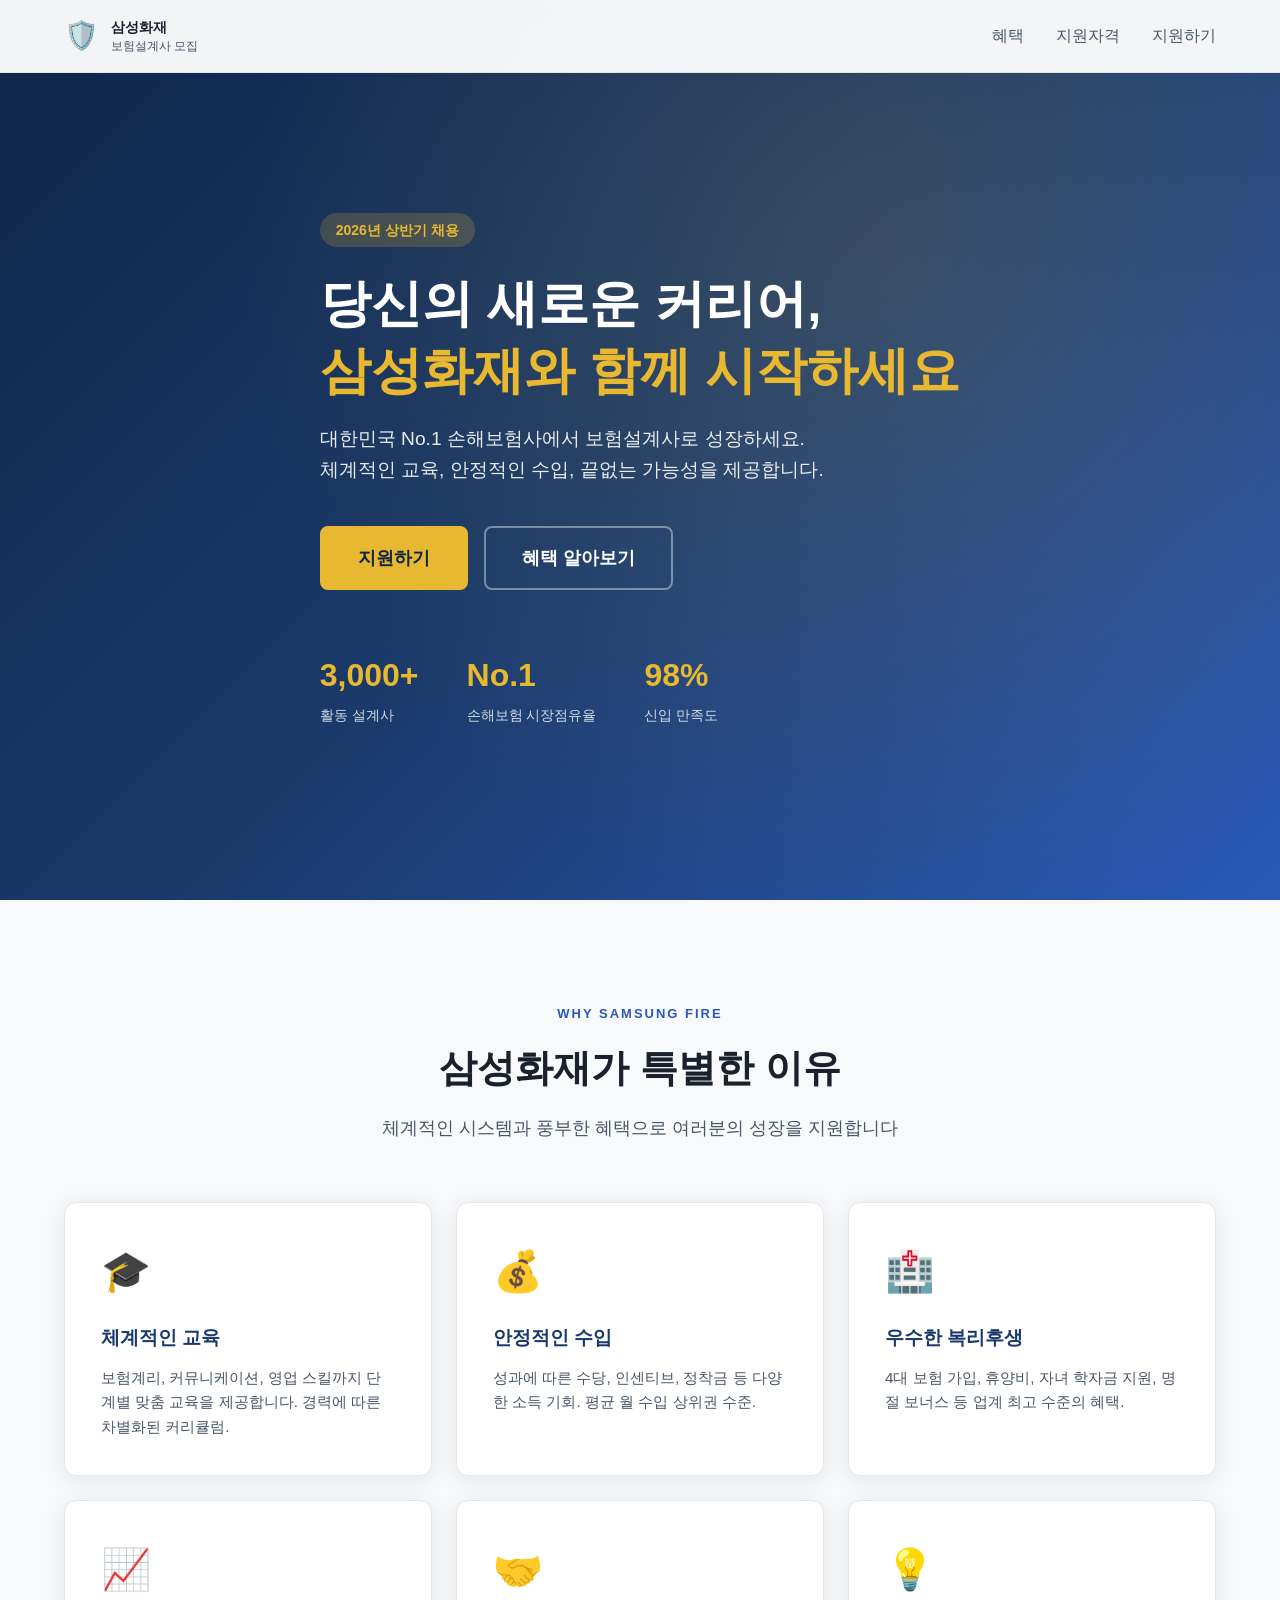
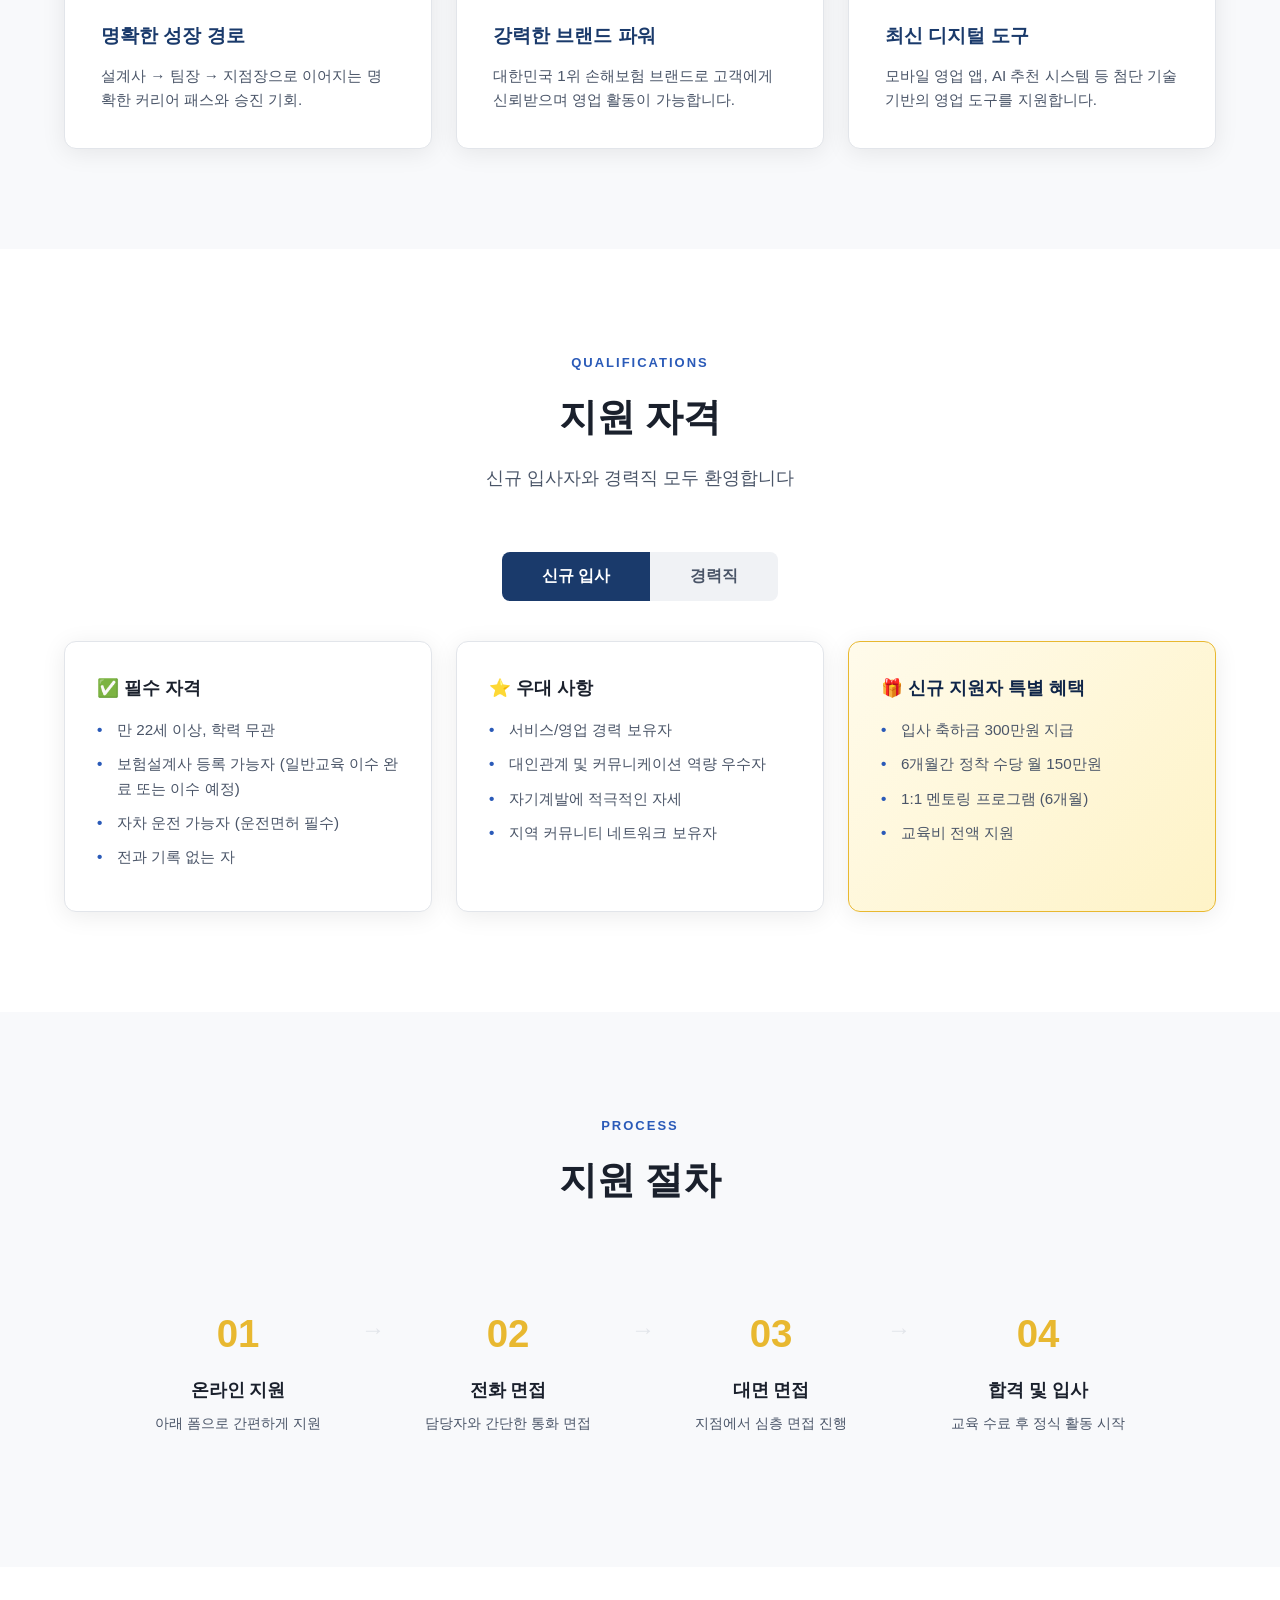
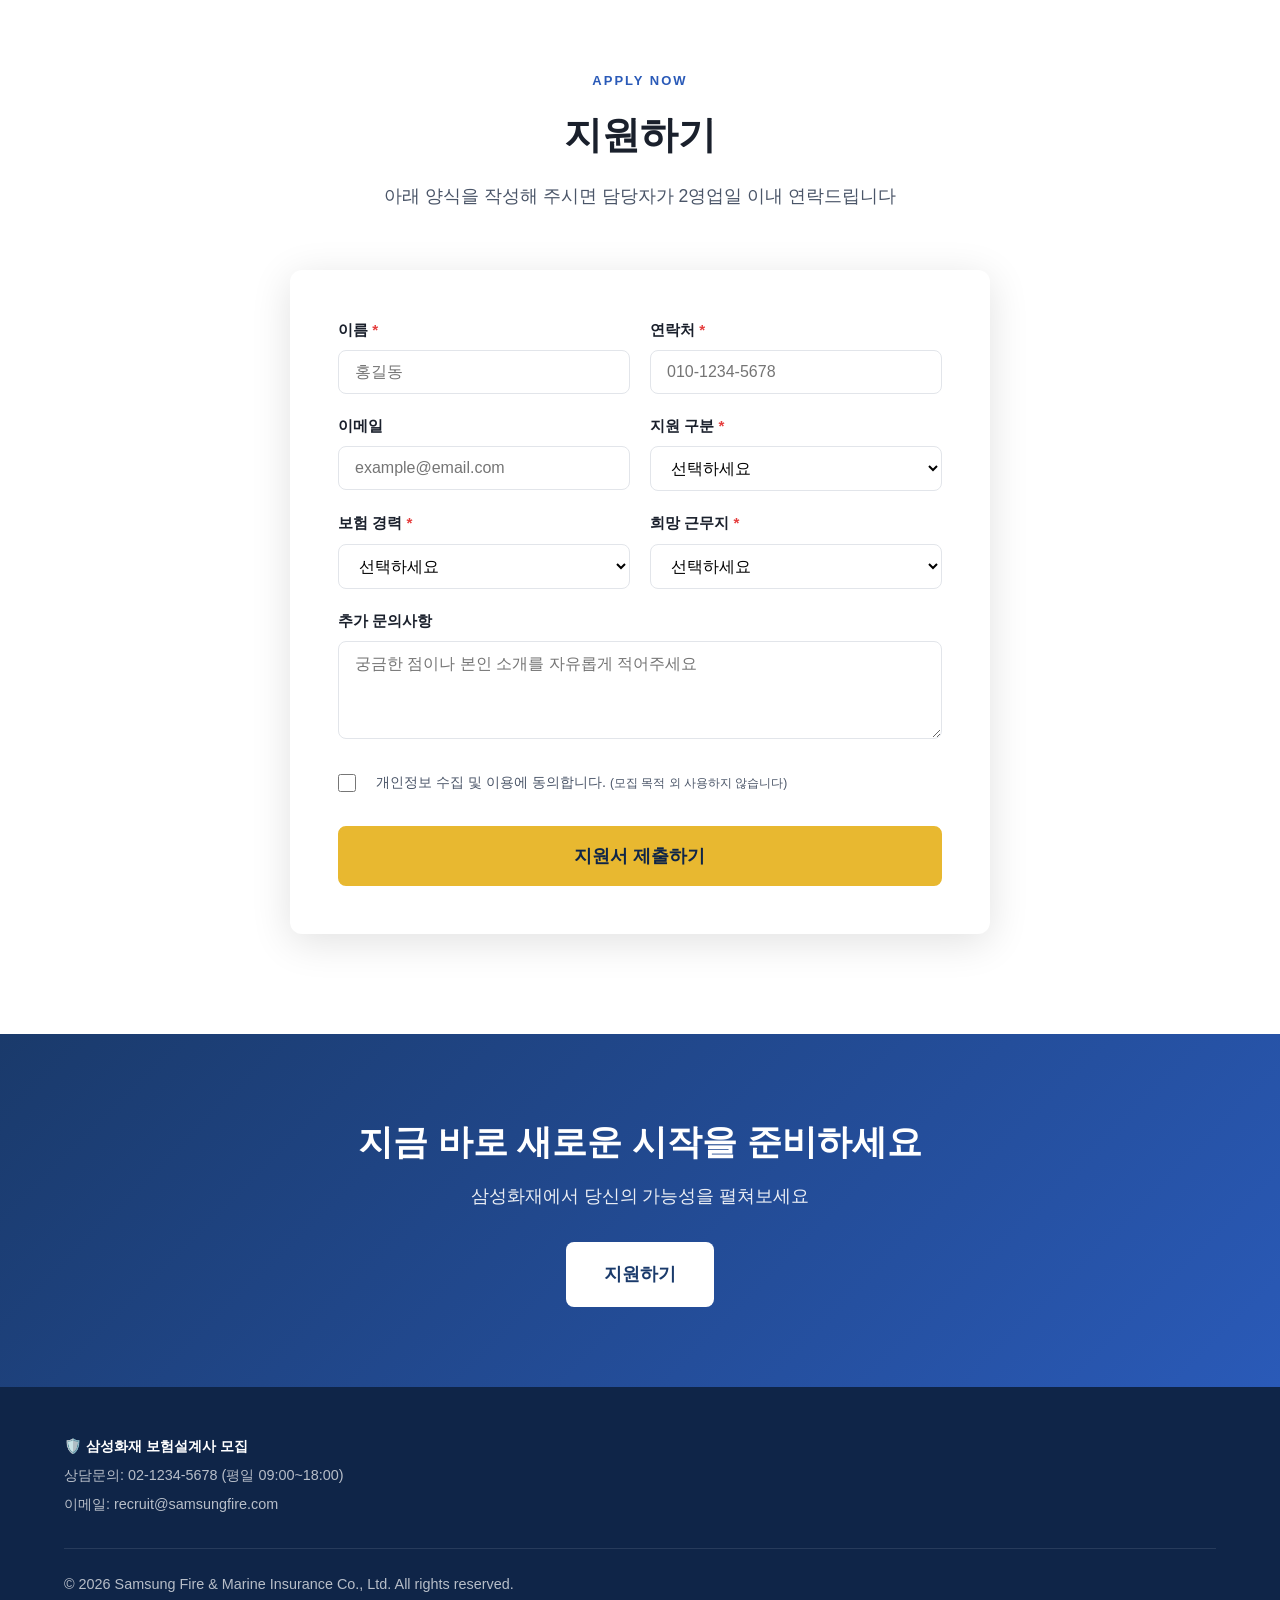
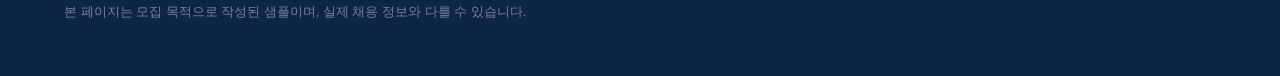
<file: ai-company/shared/landing-page/index.html>
<!DOCTYPE html>
<html lang="ko">
<head>
  <meta charset="UTF-8">
  <meta name="viewport" content="width=device-width, initial-scale=1.0">
  <title>삼성화재 보험설계사 모집 | 신규·경력직 채용</title>
  <meta name="description" content="삼성화재와 함께 성장할 보험설계사를 모집합니다. 신규 및 경력직 모두 환영합니다. 안정적인 수입과 체계적인 교육 시스템을 제공합니다.">
  <meta name="keywords" content="삼성화재, 보험설계사, 채용, 모집, 신규, 경력직, 보험, 커리어">
  <meta name="author" content="삼성화재">
  <meta property="og:title" content="삼성화재 보험설계사 모집 | 신규·경력직 채용">
  <meta property="og:description" content="삼성화재와 함께 성장할 보험설계사를 모집합니다. 안정적인 수입과 체계적인 교육 시스템을 제공합니다.">
  <meta property="og:type" content="website">
  <meta property="og:locale" content="ko_KR">
  <meta property="og:image" content="assets/images/og-image.jpg">
  <meta name="twitter:card" content="summary_large_image">
  <meta name="robots" content="index, follow">
  <link rel="canonical" href="https://recruit.samsungfire.com/insurance-planner">
  <link rel="stylesheet" href="assets/css/style.css">
</head>
<body>
  <!-- 네비게이션 -->
  <header class="header" id="header">
    <div class="container header-inner">
      <a href="#" class="logo">
        <span class="logo-icon">🛡️</span>
        <span class="logo-text">삼성화재<br><small>보험설계사 모집</small></span>
      </a>
      <nav class="nav">
        <a href="#benefits">혜택</a>
        <a href="#qualifications">지원자격</a>
        <a href="#apply">지원하기</a>
      </nav>
      <button class="nav-toggle" id="navToggle" aria-label="메뉴">
        <span></span><span></span><span></span>
      </button>
    </div>
  </header>

  <!-- 히어로 섹션 -->
  <section class="hero" id="hero">
    <div class="hero-bg"></div>
    <div class="container hero-content">
      <p class="hero-badge">2026년 상반기 채용</p>
      <h1 class="hero-title">
        당신의 새로운 커리어,<br>
        <strong>삼성화재와 함께 시작하세요</strong>
      </h1>
      <p class="hero-subtitle">
        대한민국 No.1 손해보험사에서 보험설계사로 성장하세요.<br>
        체계적인 교육, 안정적인 수입, 끝없는 가능성을 제공합니다.
      </p>
      <div class="hero-cta">
        <a href="#apply" class="btn btn-primary btn-lg">지원하기</a>
        <a href="#benefits" class="btn btn-outline btn-lg">혜택 알아보기</a>
      </div>
      <div class="hero-stats">
        <div class="stat">
          <span class="stat-number">3,000+</span>
          <span class="stat-label">활동 설계사</span>
        </div>
        <div class="stat">
          <span class="stat-number">No.1</span>
          <span class="stat-label">손해보험 시장점유율</span>
        </div>
        <div class="stat">
          <span class="stat-number">98%</span>
          <span class="stat-label">신입 만족도</span>
        </div>
      </div>
    </div>
  </section>

  <!-- 혜택 섹션 -->
  <section class="benefits" id="benefits">
    <div class="container">
      <div class="section-header">
        <p class="section-badge">WHY SAMSUNG FIRE</p>
        <h2 class="section-title">삼성화재가 특별한 이유</h2>
        <p class="section-subtitle">체계적인 시스템과 풍부한 혜택으로 여러분의 성장을 지원합니다</p>
      </div>
      <div class="benefits-grid">
        <div class="benefit-card">
          <div class="benefit-icon">🎓</div>
          <h3>체계적인 교육</h3>
          <p>보험계리, 커뮤니케이션, 영업 스킬까지 단계별 맞춤 교육을 제공합니다. 경력에 따른 차별화된 커리큘럼.</p>
        </div>
        <div class="benefit-card">
          <div class="benefit-icon">💰</div>
          <h3>안정적인 수입</h3>
          <p>성과에 따른 수당, 인센티브, 정착금 등 다양한 소득 기회. 평균 월 수입 상위권 수준.</p>
        </div>
        <div class="benefit-card">
          <div class="benefit-icon">🏥</div>
          <h3>우수한 복리후생</h3>
          <p>4대 보험 가입, 휴양비, 자녀 학자금 지원, 명절 보너스 등 업계 최고 수준의 혜택.</p>
        </div>
        <div class="benefit-card">
          <div class="benefit-icon">📈</div>
          <h3>명확한 성장 경로</h3>
          <p>설계사 → 팀장 → 지점장으로 이어지는 명확한 커리어 패스와 승진 기회.</p>
        </div>
        <div class="benefit-card">
          <div class="benefit-icon">🤝</div>
          <h3>강력한 브랜드 파워</h3>
          <p>대한민국 1위 손해보험 브랜드로 고객에게 신뢰받으며 영업 활동이 가능합니다.</p>
        </div>
        <div class="benefit-card">
          <div class="benefit-icon">💡</div>
          <h3>최신 디지털 도구</h3>
          <p>모바일 영업 앱, AI 추천 시스템 등 첨단 기술 기반의 영업 도구를 지원합니다.</p>
        </div>
      </div>
    </div>
  </section>

  <!-- 지원 자격 섹션 (탭) -->
  <section class="qualifications" id="qualifications">
    <div class="container">
      <div class="section-header">
        <p class="section-badge">QUALIFICATIONS</p>
        <h2 class="section-title">지원 자격</h2>
        <p class="section-subtitle">신규 입사자와 경력직 모두 환영합니다</p>
      </div>
      <div class="tab-container">
        <div class="tab-buttons">
          <button class="tab-btn active" data-tab="new"> 신규 입사</button>
          <button class="tab-btn" data-tab="exp"> 경력직</button>
        </div>
        <div class="tab-panels">
          <!-- 신규 -->
          <div class="tab-panel active" id="tab-new">
            <div class="qual-grid">
              <div class="qual-card">
                <h4>✅ 필수 자격</h4>
                <ul>
                  <li>만 22세 이상, 학력 무관</li>
                  <li>보험설계사 등록 가능자 (일반교육 이수 완료 또는 이수 예정)</li>
                  <li>자차 운전 가능자 (운전면허 필수)</li>
                  <li>전과 기록 없는 자</li>
                </ul>
              </div>
              <div class="qual-card">
                <h4>⭐ 우대 사항</h4>
                <ul>
                  <li>서비스/영업 경력 보유자</li>
                  <li>대인관계 및 커뮤니케이션 역량 우수자</li>
                  <li>자기계발에 적극적인 자세</li>
                  <li>지역 커뮤니티 네트워크 보유자</li>
                </ul>
              </div>
              <div class="qual-card qual-highlight">
                <h4>🎁 신규 지원자 특별 혜택</h4>
                <ul>
                  <li>입사 축하금 300만원 지급</li>
                  <li>6개월간 정착 수당 월 150만원</li>
                  <li>1:1 멘토링 프로그램 (6개월)</li>
                  <li>교육비 전액 지원</li>
                </ul>
              </div>
            </div>
          </div>
          <!-- 경력 -->
          <div class="tab-panel" id="tab-exp">
            <div class="qual-grid">
              <div class="qual-card">
                <h4>✅ 필수 자격</h4>
                <ul>
                  <li>보험설계사 경력 1년 이상</li>
                  <li>보험설계사 등록증 소지자</li>
                  <li>자차 운전 가능자</li>
                  <li>최근 2년간 보험업계 활동 이력</li>
                </ul>
              </div>
              <div class="qual-card">
                <h4>⭐ 우대 사항</h4>
                <ul>
                  <li>타사 보험사 영업 경력 3년 이상</li>
                  <li>지점장급 관리 경험</li>
                  <li>우수 설계사 수상 이력</li>
                  <li>고객 포트폴리오 100건 이상</li>
                </ul>
              </div>
              <div class="qual-card qual-highlight">
                <h4>🎁 경력직 특별 혜택</h4>
                <ul>
                  <li>경력 인센티브 최대 500만원</li>
                  <li>기존 고객 이관 지원</li>
                  <li>바로 팀장급 보직 부여 가능</li>
                  <li>숙련도에 따른 계급 특별 인정</li>
                </ul>
              </div>
            </div>
          </div>
        </div>
      </div>
    </div>
  </section>

  <!-- 프로세스 섹션 -->
  <section class="process">
    <div class="container">
      <div class="section-header">
        <p class="section-badge">PROCESS</p>
        <h2 class="section-title">지원 절차</h2>
      </div>
      <div class="process-steps">
        <div class="step">
          <div class="step-num">01</div>
          <h4>온라인 지원</h4>
          <p>아래 폼으로 간편하게 지원</p>
        </div>
        <div class="step-arrow">→</div>
        <div class="step">
          <div class="step-num">02</div>
          <h4>전화 면접</h4>
          <p>담당자와 간단한 통화 면접</p>
        </div>
        <div class="step-arrow">→</div>
        <div class="step">
          <div class="step-num">03</div>
          <h4>대면 면접</h4>
          <p>지점에서 심층 면접 진행</p>
        </div>
        <div class="step-arrow">→</div>
        <div class="step">
          <div class="step-num">04</div>
          <h4>합격 및 입사</h4>
          <p>교육 수료 후 정식 활동 시작</p>
        </div>
      </div>
    </div>
  </section>

  <!-- 지원 폼 -->
  <section class="apply" id="apply">
    <div class="container">
      <div class="section-header">
        <p class="section-badge">APPLY NOW</p>
        <h2 class="section-title">지원하기</h2>
        <p class="section-subtitle">아래 양식을 작성해 주시면 담당자가 2영업일 이내 연락드립니다</p>
      </div>
      <form class="apply-form" id="applyForm">
        <div class="form-row">
          <div class="form-group">
            <label for="name">이름 <span class="required">*</span></label>
            <input type="text" id="name" name="name" placeholder="홍길동" required>
          </div>
          <div class="form-group">
            <label for="phone">연락처 <span class="required">*</span></label>
            <input type="tel" id="phone" name="phone" placeholder="010-1234-5678" required>
          </div>
        </div>
        <div class="form-row">
          <div class="form-group">
            <label for="email">이메일</label>
            <input type="email" id="email" name="email" placeholder="example@email.com">
          </div>
          <div class="form-group">
            <label for="careerType">지원 구분 <span class="required">*</span></label>
            <select id="careerType" name="careerType" required>
              <option value="">선택하세요</option>
              <option value="new">신규 입사</option>
              <option value="exp">경력직</option>
            </select>
          </div>
        </div>
        <div class="form-row">
          <div class="form-group">
            <label for="experience">보험 경력 <span class="required">*</span></label>
            <select id="experience" name="experience" required>
              <option value="">선택하세요</option>
              <option value="none">경력 없음</option>
              <option value="1y">1년 미만</option>
              <option value="1-3y">1~3년</option>
              <option value="3-5y">3~5년</option>
              <option value="5y+">5년 이상</option>
            </select>
          </div>
          <div class="form-group">
            <label for="location">희망 근무지 <span class="required">*</span></label>
            <select id="location" name="location" required>
              <option value="">선택하세요</option>
              <option value="seoul">서울</option>
              <option value="gyeonggi">경기</option>
              <option value="incheon">인천</option>
              <option value="busan">부산</option>
              <option value="daegu">대구</option>
              <option value="daejeon">대전</option>
              <option value="gwangju">광주</option>
              <option value="other">기타</option>
            </select>
          </div>
        </div>
        <div class="form-group">
          <label for="message">추가 문의사항</label>
          <textarea id="message" name="message" rows="4" placeholder="궁금한 점이나 본인 소개를 자유롭게 적어주세요"></textarea>
        </div>
        <div class="form-agree">
          <label class="checkbox-label">
            <input type="checkbox" id="agree" name="agree" required>
            <span class="checkmark"></span>
            <span>개인정보 수집 및 이용에 동의합니다. <small>(모집 목적 외 사용하지 않습니다)</small></span>
          </label>
        </div>
        <button type="submit" class="btn btn-primary btn-lg btn-full">지원서 제출하기</button>
      </form>
      <!-- 제출 완료 메시지 -->
      <div class="form-success" id="formSuccess" style="display:none;">
        <div class="success-icon">✅</div>
        <h3>지원이 완료되었습니다!</h3>
        <p>담당자가 <strong>2영업일 이내</strong>에 연락드리겠습니다.<br>감사합니다!</p>
      </div>
    </div>
  </section>

  <!-- CTA 배너 -->
  <section class="cta-banner">
    <div class="container cta-inner">
      <h2>지금 바로 새로운 시작을 준비하세요</h2>
      <p>삼성화재에서 당신의 가능성을 펼쳐보세요</p>
      <a href="#apply" class="btn btn-white btn-lg">지원하기</a>
    </div>
  </section>

  <!-- 푸터 -->
  <footer class="footer">
    <div class="container">
      <div class="footer-inner">
        <div class="footer-info">
          <p class="footer-brand">🛡️ 삼성화재 보험설계사 모집</p>
          <p>상담문의: 02-1234-5678 (평일 09:00~18:00)</p>
          <p>이메일: recruit@samsungfire.com</p>
        </div>
        <div class="footer-legal">
          <p>© 2026 Samsung Fire & Marine Insurance Co., Ltd. All rights reserved.</p>
          <p class="disclaimer">본 페이지는 모집 목적으로 작성된 샘플이며, 실제 채용 정보와 다를 수 있습니다.</p>
        </div>
      </div>
    </div>
  </footer>

  <!-- 플로팅 CTA (모바일) -->
  <a href="#apply" class="floating-cta" id="floatingCta">
    📝 지원하기
  </a>

  <script src="assets/js/main.js"></script>
</body>
</html>
</file>
<file: ai-company/shared/landing-page/assets/css/style.css>
/* === Reset & Base === */
*, *::before, *::after { margin: 0; padding: 0; box-sizing: border-box; }
:root {
  --primary: #1a3a6b;
  --primary-light: #2a5ab8;
  --primary-dark: #0f2548;
  --accent: #e8b830;
  --accent-hover: #d4a620;
  --white: #ffffff;
  --gray-50: #f8f9fb;
  --gray-100: #f0f2f5;
  --gray-200: #e2e5ea;
  --gray-600: #4a5568;
  --gray-800: #1a202c;
  --radius: 12px;
  --radius-sm: 8px;
  --shadow: 0 4px 24px rgba(0,0,0,0.08);
  --shadow-lg: 0 8px 40px rgba(0,0,0,0.12);
  --transition: 0.3s ease;
}
html { scroll-behavior: smooth; font-size: 16px; }
body {
  font-family: -apple-system, BlinkMacSystemFont, 'Segoe UI', 'Malgun Gothic', '맑은 고딕', sans-serif;
  color: var(--gray-800);
  line-height: 1.6;
  -webkit-font-smoothing: antialiased;
}
a { text-decoration: none; color: inherit; }
ul { list-style: none; }
img { max-width: 100%; }
.container { max-width: 1200px; margin: 0 auto; padding: 0 24px; }

/* === Header === */
.header {
  position: fixed; top: 0; left: 0; right: 0; z-index: 100;
  background: rgba(255,255,255,0.95); backdrop-filter: blur(10px);
  border-bottom: 1px solid var(--gray-200);
  transition: var(--transition);
}
.header.scrolled { box-shadow: var(--shadow); }
.header-inner { display: flex; align-items: center; justify-content: space-between; height: 72px; }
.logo { display: flex; align-items: center; gap: 12px; font-weight: 700; }
.logo-icon { font-size: 28px; }
.logo-text { font-size: 14px; line-height: 1.3; }
.logo-text small { font-weight: 400; color: var(--gray-600); font-size: 12px; }
.nav { display: flex; gap: 32px; }
.nav a { font-weight: 500; color: var(--gray-600); transition: var(--transition); position: relative; }
.nav a:hover { color: var(--primary); }
.nav a::after { content:''; position:absolute; bottom:-4px; left:0; width:0; height:2px; background:var(--primary); transition:var(--transition); }
.nav a:hover::after { width: 100%; }
.nav-toggle { display: none; flex-direction: column; gap: 5px; background: none; border: none; cursor: pointer; padding: 4px; }
.nav-toggle span { display: block; width: 24px; height: 2px; background: var(--gray-800); transition: var(--transition); }

/* === Hero === */
.hero {
  position: relative;
  min-height: 100vh;
  display: flex; align-items: center;
  background: linear-gradient(135deg, var(--primary-dark) 0%, var(--primary) 50%, var(--primary-light) 100%);
  color: var(--white);
  padding: 120px 0 80px;
  overflow: hidden;
}
.hero-bg {
  position: absolute; inset: 0;
  background: radial-gradient(circle at 70% 30%, rgba(232,184,48,0.15) 0%, transparent 60%);
}
.hero-content { position: relative; z-index: 1; }
.hero-badge {
  display: inline-block;
  background: rgba(232,184,48,0.2); color: var(--accent);
  padding: 6px 16px; border-radius: 20px; font-size: 14px; font-weight: 600;
  margin-bottom: 24px;
}
.hero-title { font-size: clamp(2rem, 5vw, 3.2rem); font-weight: 700; line-height: 1.3; margin-bottom: 20px; }
.hero-title strong { color: var(--accent); }
.hero-subtitle { font-size: clamp(1rem, 2vw, 1.2rem); opacity: 0.9; margin-bottom: 40px; max-width: 600px; }
.hero-cta { display: flex; gap: 16px; flex-wrap: wrap; margin-bottom: 60px; }

/* Buttons */
.btn {
  display: inline-flex; align-items: center; justify-content: center;
  padding: 12px 28px; border-radius: var(--radius-sm); font-weight: 600;
  font-size: 16px; transition: var(--transition); cursor: pointer; border: 2px solid transparent;
}
.btn-primary { background: var(--accent); color: var(--primary-dark); border-color: var(--accent); }
.btn-primary:hover { background: var(--accent-hover); border-color: var(--accent-hover); transform: translateY(-2px); }
.btn-outline { background: transparent; color: var(--white); border-color: rgba(255,255,255,0.4); }
.btn-outline:hover { background: rgba(255,255,255,0.1); border-color: var(--white); }
.btn-white { background: var(--white); color: var(--primary); }
.btn-white:hover { transform: translateY(-2px); box-shadow: var(--shadow-lg); }
.btn-lg { padding: 16px 36px; font-size: 18px; }
.btn-full { width: 100%; }

/* Hero Stats */
.hero-stats { display: flex; gap: 48px; flex-wrap: wrap; }
.stat { text-align: left; }
.stat-number { display: block; font-size: 2rem; font-weight: 800; color: var(--accent); }
.stat-label { font-size: 14px; opacity: 0.8; }

/* === Section Common === */
section { padding: 100px 0; }
.section-header { text-align: center; margin-bottom: 60px; }
.section-badge {
  display: inline-block;
  color: var(--primary-light); font-size: 13px; font-weight: 700;
  letter-spacing: 2px; margin-bottom: 12px;
}
.section-title { font-size: clamp(1.8rem, 3vw, 2.4rem); font-weight: 700; margin-bottom: 16px; color: var(--gray-800); }
.section-subtitle { font-size: 1.1rem; color: var(--gray-600); max-width: 600px; margin: 0 auto; }

/* === Benefits === */
.benefits { background: var(--gray-50); }
.benefits-grid { display: grid; grid-template-columns: repeat(auto-fit, minmax(320px, 1fr)); gap: 24px; }
.benefit-card {
  background: var(--white); padding: 36px; border-radius: var(--radius);
  box-shadow: var(--shadow); transition: var(--transition);
  border: 1px solid var(--gray-200);
}
.benefit-card:hover { transform: translateY(-4px); box-shadow: var(--shadow-lg); }
.benefit-icon { font-size: 40px; margin-bottom: 20px; }
.benefit-card h3 { font-size: 1.2rem; margin-bottom: 12px; color: var(--primary); }
.benefit-card p { color: var(--gray-600); font-size: 0.95rem; }

/* === Qualifications (Tabs) === */
.tab-buttons { display: flex; justify-content: center; gap: 0; margin-bottom: 40px; }
.tab-btn {
  padding: 14px 40px; font-size: 16px; font-weight: 600;
  background: var(--gray-100); border: none; cursor: pointer;
  transition: var(--transition); color: var(--gray-600);
}
.tab-btn:first-child { border-radius: var(--radius-sm) 0 0 var(--radius-sm); }
.tab-btn:last-child { border-radius: 0 var(--radius-sm) var(--radius-sm) 0; }
.tab-btn.active { background: var(--primary); color: var(--white); }
.tab-panel { display: none; animation: fadeIn 0.4s ease; }
.tab-panel.active { display: block; }
@keyframes fadeIn { from { opacity: 0; transform: translateY(10px); } to { opacity: 1; transform: translateY(0); } }
.qual-grid { display: grid; grid-template-columns: repeat(auto-fit, minmax(300px, 1fr)); gap: 24px; }
.qual-card {
  background: var(--white); padding: 32px; border-radius: var(--radius);
  border: 1px solid var(--gray-200); box-shadow: var(--shadow);
}
.qual-card h4 { font-size: 1.1rem; margin-bottom: 16px; }
.qual-card ul { list-style: none; }
.qual-card li {
  position: relative; padding-left: 20px; margin-bottom: 10px;
  color: var(--gray-600); font-size: 0.95rem;
}
.qual-card li::before { content: '•'; position: absolute; left: 0; color: var(--primary-light); font-weight: bold; }
.qual-highlight { background: linear-gradient(135deg, #fffbeb, #fef3c7); border-color: var(--accent); }
.qual-highlight h4 { color: var(--primary-dark); }

/* === Process === */
.process { background: var(--gray-50); }
.process-steps { display: flex; align-items: flex-start; justify-content: center; gap: 16px; flex-wrap: wrap; }
.step { text-align: center; padding: 32px 24px; min-width: 200px; }
.step-num { font-size: 2.4rem; font-weight: 800; color: var(--accent); margin-bottom: 12px; }
.step h4 { font-size: 1.1rem; margin-bottom: 8px; }
.step p { color: var(--gray-600); font-size: 0.9rem; }
.step-arrow { font-size: 1.5rem; color: var(--gray-200); padding-top: 40px; }

/* === Apply Form === */
.apply-form {
  max-width: 700px; margin: 0 auto;
  background: var(--white); padding: 48px; border-radius: var(--radius);
  box-shadow: var(--shadow-lg);
}
.form-row { display: grid; grid-template-columns: 1fr 1fr; gap: 20px; margin-bottom: 20px; }
.form-group { margin-bottom: 0; }
.form-group:not(.form-row .form-group) { margin-bottom: 20px; }
.form-group label { display: block; font-weight: 600; margin-bottom: 8px; font-size: 0.95rem; }
.required { color: #e53e3e; }
.form-group input,
.form-group select,
.form-group textarea {
  width: 100%; padding: 12px 16px; border: 1.5px solid var(--gray-200);
  border-radius: var(--radius-sm); font-size: 16px; font-family: inherit;
  transition: var(--transition); background: var(--white);
}
.form-group input:focus,
.form-group select:focus,
.form-group textarea:focus {
  outline: none; border-color: var(--primary-light);
  box-shadow: 0 0 0 3px rgba(42,90,184,0.1);
}
.form-group textarea { resize: vertical; }
.form-agree { margin: 24px 0 32px; }
.checkbox-label {
  display: flex; align-items: flex-start; gap: 10px; cursor: pointer; font-size: 0.9rem; color: var(--gray-600);
}
.checkbox-label input[type="checkbox"] { margin-top: 3px; width: 18px; height: 18px; accent-color: var(--primary); }
.checkbox-label small { color: var(--gray-600); }

.form-success { text-align: center; padding: 60px 20px; }
.success-icon { font-size: 64px; margin-bottom: 20px; }
.form-success h3 { font-size: 1.6rem; margin-bottom: 12px; }
.form-success p { color: var(--gray-600); }

/* === CTA Banner === */
.cta-banner {
  background: linear-gradient(135deg, var(--primary), var(--primary-light));
  color: var(--white); text-align: center; padding: 80px 0;
}
.cta-inner h2 { font-size: clamp(1.6rem, 3vw, 2.2rem); margin-bottom: 12px; }
.cta-inner p { font-size: 1.1rem; opacity: 0.9; margin-bottom: 32px; }

/* === Footer === */
.footer { background: var(--primary-dark); color: rgba(255,255,255,0.7); padding: 48px 0; }
.footer-brand { font-size: 1.1rem; font-weight: 700; color: var(--white); margin-bottom: 12px; }
.footer-info p, .footer-legal p { margin-bottom: 6px; font-size: 0.9rem; }
.footer-legal { margin-top: 32px; padding-top: 24px; border-top: 1px solid rgba(255,255,255,0.1); }
.disclaimer { font-size: 0.8rem !important; opacity: 0.6; }

/* === Floating CTA (Mobile) === */
.floating-cta {
  display: none; position: fixed; bottom: 24px; right: 24px; z-index: 99;
  background: var(--accent); color: var(--primary-dark); padding: 14px 24px;
  border-radius: 50px; font-weight: 700; font-size: 15px;
  box-shadow: 0 4px 20px rgba(232,184,48,0.4); transition: var(--transition);
}
.floating-cta:hover { transform: translateY(-2px); box-shadow: 0 6px 28px rgba(232,184,48,0.5); }

/* === Responsive === */
@media (max-width: 768px) {
  .nav { display: none; position: absolute; top: 72px; left: 0; right: 0; background: var(--white); flex-direction: column; padding: 20px 24px; gap: 16px; box-shadow: var(--shadow-lg); border-top: 1px solid var(--gray-200); }
  .nav.open { display: flex; }
  .nav-toggle { display: flex; }
  .hero { padding: 100px 0 60px; min-height: auto; }
  .hero-stats { gap: 24px; }
  .stat-number { font-size: 1.6rem; }
  section { padding: 60px 0; }
  .form-row { grid-template-columns: 1fr; }
  .apply-form { padding: 28px 20px; }
  .process-steps { flex-direction: column; align-items: center; }
  .step-arrow { transform: rotate(90deg); padding-top: 0; }
  .floating-cta { display: flex; }
  .benefits-grid { grid-template-columns: 1fr; }
  .qual-grid { grid-template-columns: 1fr; }
  .tab-btn { padding: 12px 28px; font-size: 14px; }
}
@media (max-width: 480px) {
  .hero-cta { flex-direction: column; }
  .hero-cta .btn { width: 100%; text-align: center; }
}
</file>
